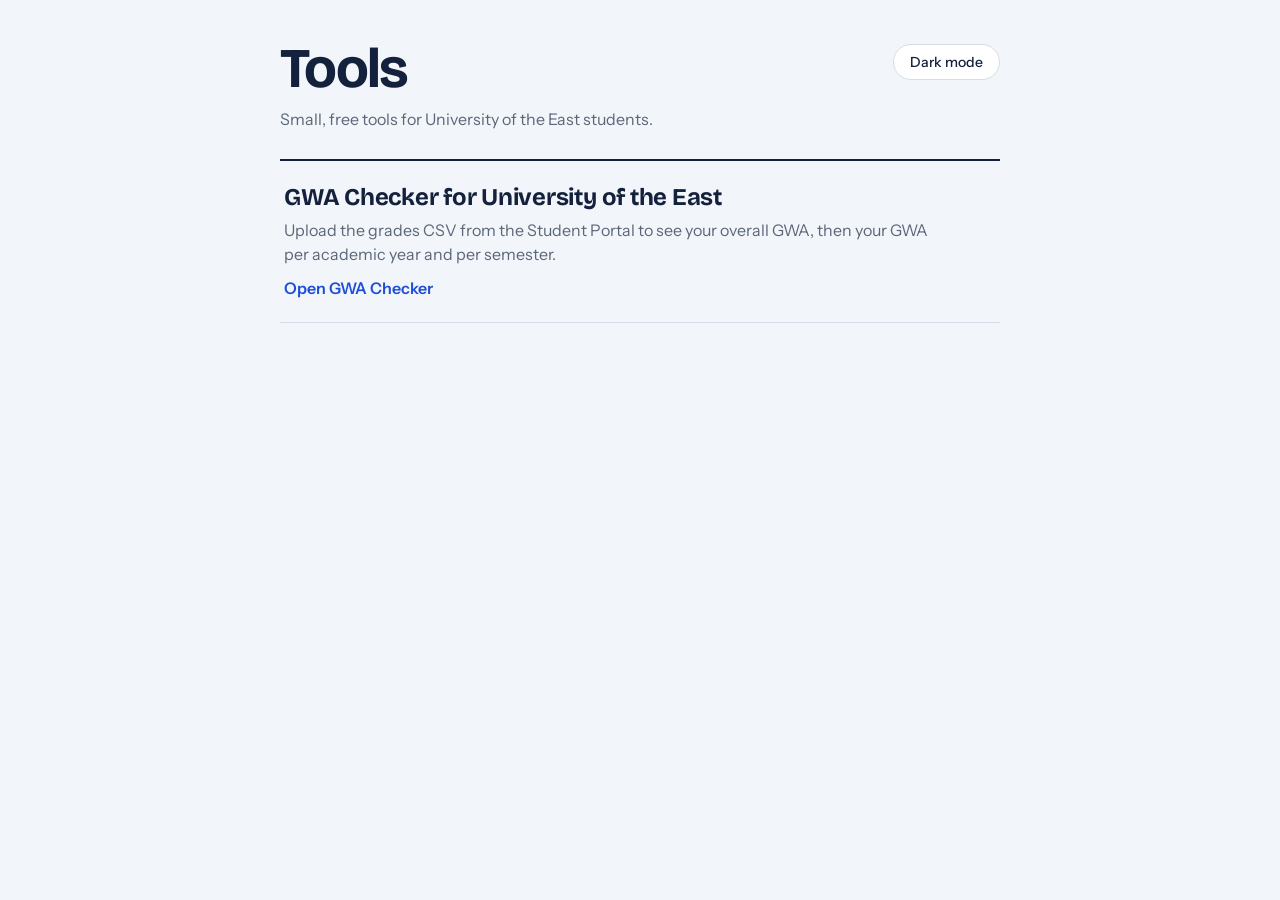
<file: index.html>
<!DOCTYPE html>
<html lang="en">
<head>
<meta charset="utf-8">
<meta name="viewport" content="width=device-width, initial-scale=1, viewport-fit=cover">
<title>Tools</title>
<link rel="preconnect" href="https://fonts.googleapis.com">
<link href="https://fonts.googleapis.com/css2?family=Bricolage+Grotesque:opsz,wght@12..96,500;12..96,700&family=Instrument+Sans:wght@400;500;600&display=swap" rel="stylesheet">
<link rel="stylesheet" href="styles.css">
</head>
<body class="home">
<main>
  <div class="top">
    <h1>Tools</h1>
    <button class="theme" id="theme" type="button" aria-pressed="false">Dark mode</button>
  </div>
  <p class="lede">Small, free tools for University of the East students.</p>

  <ul class="tools">
    <li>
      <a class="tool" href="gwa-checker/">
        <h2>GWA Checker for University of the East</h2>
        <p>Upload the grades CSV from the Student Portal to see your overall GWA, then your GWA per academic year and per semester.</p>
        <span class="go">Open GWA Checker</span>
      </a>
    </li>
  </ul>
</main>

<script src="theme.js"></script>
</body>
</html>
</file>
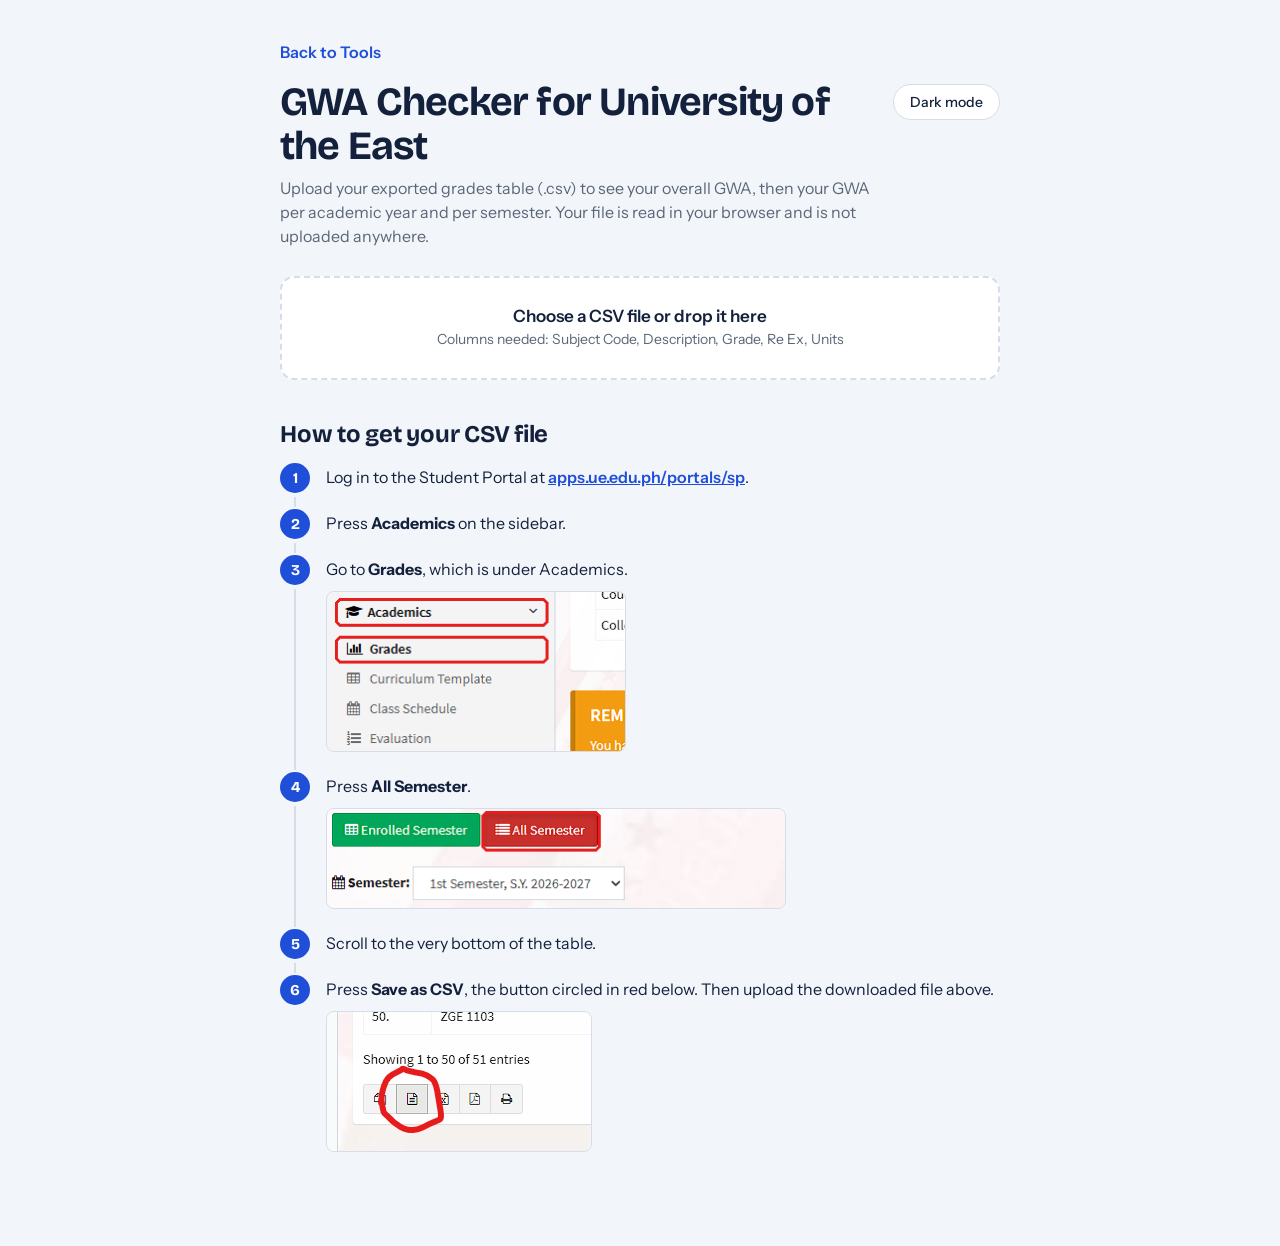
<file: gwa-checker/index.html>
<!DOCTYPE html>
<html lang="en">
<head>
<meta charset="utf-8">
<meta name="viewport" content="width=device-width, initial-scale=1, viewport-fit=cover">
<title>GWA Checker for University of the East</title>
<link rel="preconnect" href="https://fonts.googleapis.com">
<link href="https://fonts.googleapis.com/css2?family=Bricolage+Grotesque:opsz,wght@12..96,500;12..96,700&family=Instrument+Sans:wght@400;500;600&display=swap" rel="stylesheet">
<link rel="stylesheet" href="../styles.css">
<link rel="stylesheet" href="styles.css">
</head>
<body>
<main>
  <a class="back" href="../index.html">Back to Tools</a>
  <div class="top"><h1>GWA Checker for University of the East</h1><button class="theme" id="theme" type="button" aria-pressed="false">Dark mode</button></div>
  <p class="lede">Upload your exported grades table (.csv) to see your overall GWA, then your GWA per academic year and per semester. Your file is read in your browser and is not uploaded anywhere.</p>

  <label class="drop" id="drop">
    <strong>Choose a CSV file or drop it here</strong>
    <span>Columns needed: Subject Code, Description, Grade, Re Ex, Units</span>
    <input type="file" id="file" accept=".csv,text/csv">
  </label>
  <div class="err" id="err" role="alert"></div>
  <div id="out" aria-live="polite"></div>

  <section id="howto">
    <h2>How to get your CSV file</h2>
    <ol class="steps">
      <li><p>Log in to the Student Portal at <a href="https://apps.ue.edu.ph/portals/sp/" target="_blank" rel="noopener">apps.ue.edu.ph/portals/sp</a>.</p></li>
      <li><p>Press <strong>Academics</strong> on the sidebar.</p></li>
      <li><p>Go to <strong>Grades</strong>, which is under Academics.</p><img src="images/step-3-academics-grades.png" alt="Student Portal sidebar with Academics and Grades highlighted in red" width="300" height="160"></li>
      <li><p>Press <strong>All Semester</strong>.</p><img src="images/step-4-all-semester.png" alt="The All Semester button highlighted in red next to the Enrolled Semester button" width="460" height="100"></li>
      <li><p>Scroll to the very bottom of the table.</p></li>
      <li><p>Press <strong>Save as CSV</strong>, the button circled in red below. Then upload the downloaded file above.</p><img src="images/step-6-save-as-csv.png" alt="The Save as CSV button circled in red at the bottom of the grades table"></li>
    </ol>
  </section>
</main>

<script src="../theme.js"></script>
<script src="script.js"></script>
</body>
</html>
</file>
<file: styles.css>
/* Shared styles for every page on the site (home page + each tool). */
:root{
  --bg:#F2F5F9;--surface:#FFFFFF;--ink:#14213D;--muted:#5B6678;--rule:#D6DDE8;
  --accent:#1F4FD8;--accent-soft:#E4EBFC;--warn-bg:#FFF4D6;--warn-ink:#6B4A00;--warn-bar:#E0A100;--bad:#B42318;
  --display:"Bricolage Grotesque","Trebuchet MS",system-ui,sans-serif;
  --body:"Instrument Sans",system-ui,-apple-system,"Segoe UI",sans-serif;
  box-sizing:border-box;padding-top:env(safe-area-inset-top,0px);padding-bottom:env(safe-area-inset-bottom,0px);
}
@media (prefers-color-scheme:dark){
  :root:not([data-theme="light"]){--bg:#0E1524;--surface:#16203A;--ink:#EAF0FF;--muted:#9AA8C4;--rule:#2A3858;--accent:#7FA2FF;--accent-soft:#1E2D57;--warn-bg:#3A2E0B;--warn-ink:#FFE19A;--warn-bar:#E0A100;--bad:#FF8A80}
}
:root[data-theme="dark"]{--bg:#0E1524;--surface:#16203A;--ink:#EAF0FF;--muted:#9AA8C4;--rule:#2A3858;--accent:#7FA2FF;--accent-soft:#1E2D57;--warn-bg:#3A2E0B;--warn-ink:#FFE19A;--warn-bar:#E0A100;--bad:#FF8A80}
html{scroll-padding-top:env(safe-area-inset-top,0px)}
*,*::before,*::after{box-sizing:border-box}
body{margin:0;background:var(--bg);color:var(--ink);font:400 16px/1.5 var(--body)}
main{max-width:760px;margin:0 auto;padding:40px 20px 72px}
:focus-visible{outline:3px solid var(--accent);outline-offset:2px}
h1{font:700 clamp(28px,6vw,40px)/1.1 var(--display);margin:0 0 8px;letter-spacing:-.02em}
.lede{color:var(--muted);margin:0 0 28px;max-width:56ch}
.top{display:flex;justify-content:space-between;align-items:flex-start;gap:16px}
.theme{flex:none;background:var(--surface);color:var(--ink);border:1px solid var(--rule);border-radius:999px;padding:8px 16px;font:500 14px var(--body);cursor:pointer;margin-top:4px}
.theme:hover{border-color:var(--accent)}
.back{display:inline-block;margin-bottom:16px;color:var(--accent);font-weight:600;text-decoration:none}
.back:hover{text-decoration:underline}
@media (prefers-reduced-motion:reduce){*{transition:none!important}}

/* Home page only */
.home h1{font-size:clamp(36px,9vw,56px);line-height:1.05;letter-spacing:-.03em}
.tools{list-style:none;margin:0;padding:0;border-top:2px solid var(--ink)}
.tool{display:block;padding:22px 4px;border-bottom:1px solid var(--rule);color:inherit;text-decoration:none;transition:background .15s}
.tool:hover{background:var(--accent-soft)}
.tool h2{font:700 24px/1.2 var(--display);margin:0 0 6px;letter-spacing:-.01em}
.tool p{margin:0 0 10px;color:var(--muted);max-width:60ch}
.tool .go{color:var(--accent);font-weight:600}
.tool:hover .go{text-decoration:underline}
</file>
<file: gwa-checker/styles.css>
/* GWA Checker only. Shared look (colors, fonts, theme) lives in ../styles.css */
.drop{display:block;border:2px dashed var(--rule);background:var(--surface);border-radius:14px;padding:28px 20px;text-align:center;cursor:pointer;transition:border-color .15s,background .15s}
.drop:hover,.drop.over{border-color:var(--accent);background:var(--accent-soft)}
.drop strong{display:block;font:600 17px var(--body)}
.drop span{color:var(--muted);font-size:14px}
.drop input{position:absolute;opacity:0;width:1px;height:1px}
.drop:focus-within{outline:3px solid var(--accent);outline-offset:2px}

.err{margin-top:16px;color:var(--bad);font-weight:500}
#out{margin-top:32px}

.notice{display:flex;gap:12px;align-items:flex-start;background:var(--warn-bg);color:var(--warn-ink);border-left:5px solid var(--warn-bar);border-radius:8px;padding:14px 16px;margin-bottom:28px}
.notice b.bang{flex:none;display:grid;place-items:center;width:24px;height:24px;border-radius:50%;background:var(--warn-bar);color:#1a1200;font:700 15px var(--display)}
.notice p{margin:0;font-size:15px}
.notice small{display:block;margin-top:4px;opacity:.85}

.chk{display:flex;align-items:center;gap:8px;margin-top:10px;font-weight:600;font-size:15px;cursor:pointer}
.chk input{width:18px;height:18px;accent-color:var(--accent);margin:0;cursor:pointer}
tr:not(.skip) .tag{display:inline-block;margin-left:6px;font-size:12px;background:var(--accent-soft);color:var(--accent);border-radius:4px;padding:0 6px}
.overall{display:flex;align-items:baseline;justify-content:space-between;flex-wrap:wrap;gap:4px 24px;padding-bottom:18px;border-bottom:2px solid var(--ink)}
.overall .lbl{font:600 18px var(--body)}
.overall .big{font:700 clamp(56px,16vw,96px)/1 var(--display);letter-spacing:-.04em;color:var(--accent);font-variant-numeric:tabular-nums}
.meta{color:var(--muted);font-size:14px;margin:8px 0 0}

.tree{margin:28px 0 0;padding:0;list-style:none}
.ay{margin-bottom:32px}
.ay-head{display:flex;align-items:baseline;justify-content:space-between;gap:12px;padding:8px 0}
.ay-head .name{font:600 20px var(--display)}
.ay-head .name small{display:block;font:400 13px var(--body);color:var(--muted)}
.ay-head .num{font:700 30px var(--display);font-variant-numeric:tabular-nums}
.sems{list-style:none;margin:0 0 0 10px;padding:0 0 0 22px;border-left:2px solid var(--rule)}
.sem{position:relative;margin:10px 0}
.sem::before{content:"";position:absolute;left:-22px;top:26px;width:16px;border-top:2px solid var(--rule)}
details{background:var(--surface);border:1px solid var(--rule);border-radius:10px}
summary{list-style:none;cursor:pointer;display:flex;align-items:center;justify-content:space-between;gap:12px;padding:14px 16px;border-radius:10px}
summary::-webkit-details-marker{display:none}
summary .s-name{font-weight:600}
summary .s-name small{display:block;font-weight:400;font-size:13px;color:var(--muted)}
summary .s-num{font:700 24px var(--display);font-variant-numeric:tabular-nums}
summary::after{content:"";width:8px;height:8px;border-right:2px solid var(--muted);border-bottom:2px solid var(--muted);transform:rotate(45deg);margin-left:4px;transition:transform .15s;flex:none}
details[open] summary::after{transform:rotate(-135deg)}
.tbl{overflow-x:auto;border-top:1px solid var(--rule)}
table{width:100%;border-collapse:collapse;font-size:14px;min-width:460px}
th,td{text-align:left;padding:8px 16px;border-bottom:1px solid var(--rule)}
tr:last-child td{border-bottom:0}
th{font-weight:600;color:var(--muted);font-size:13px}
td.n,th.n{text-align:right;font-variant-numeric:tabular-nums}
tr.skip td{color:var(--muted);text-decoration:line-through;text-decoration-color:var(--warn-bar)}
tr.skip td .tag{text-decoration:none;display:inline-block;margin-left:6px;font-size:12px;background:var(--warn-bg);color:var(--warn-ink);border-radius:4px;padding:0 6px}
.reset{margin-top:8px;background:none;border:1px solid var(--rule);color:var(--ink);border-radius:8px;padding:8px 14px;font:500 14px var(--body);cursor:pointer}
.reset:hover{border-color:var(--accent)}
#howto{margin-top:40px}
#howto h2{font:700 24px/1.2 var(--display);margin:0 0 16px;letter-spacing:-.01em}
.steps{list-style:none;counter-reset:s;margin:0;padding:0}
.steps li{counter-increment:s;position:relative;padding:0 0 22px 46px}
.steps li::before{content:counter(s);position:absolute;left:0;top:-2px;width:30px;height:30px;border-radius:50%;background:var(--accent);color:var(--surface);display:grid;place-items:center;font:700 15px var(--display)}
.steps li::after{content:"";position:absolute;left:14px;top:32px;bottom:4px;border-left:2px solid var(--rule)}
.steps li:last-child::after{display:none}
.steps p{margin:0}
.steps a{color:var(--accent);font-weight:600}
.steps img{display:block;margin-top:10px;max-width:100%;height:auto;border:1px solid var(--rule);border-radius:8px;background:#fff}
.notice.tight{margin-bottom:12px}
.notice.info{background:var(--accent-soft);color:var(--ink);border-left-color:var(--accent)}
.notice.info b.bang{background:var(--accent);color:var(--surface)}
.skipped{margin:8px 0 0;padding-left:18px;font-size:14px}
.skipped li{margin:2px 0}
.hint{display:block;margin-top:2px;font-size:13px;color:var(--muted)}
</file>
